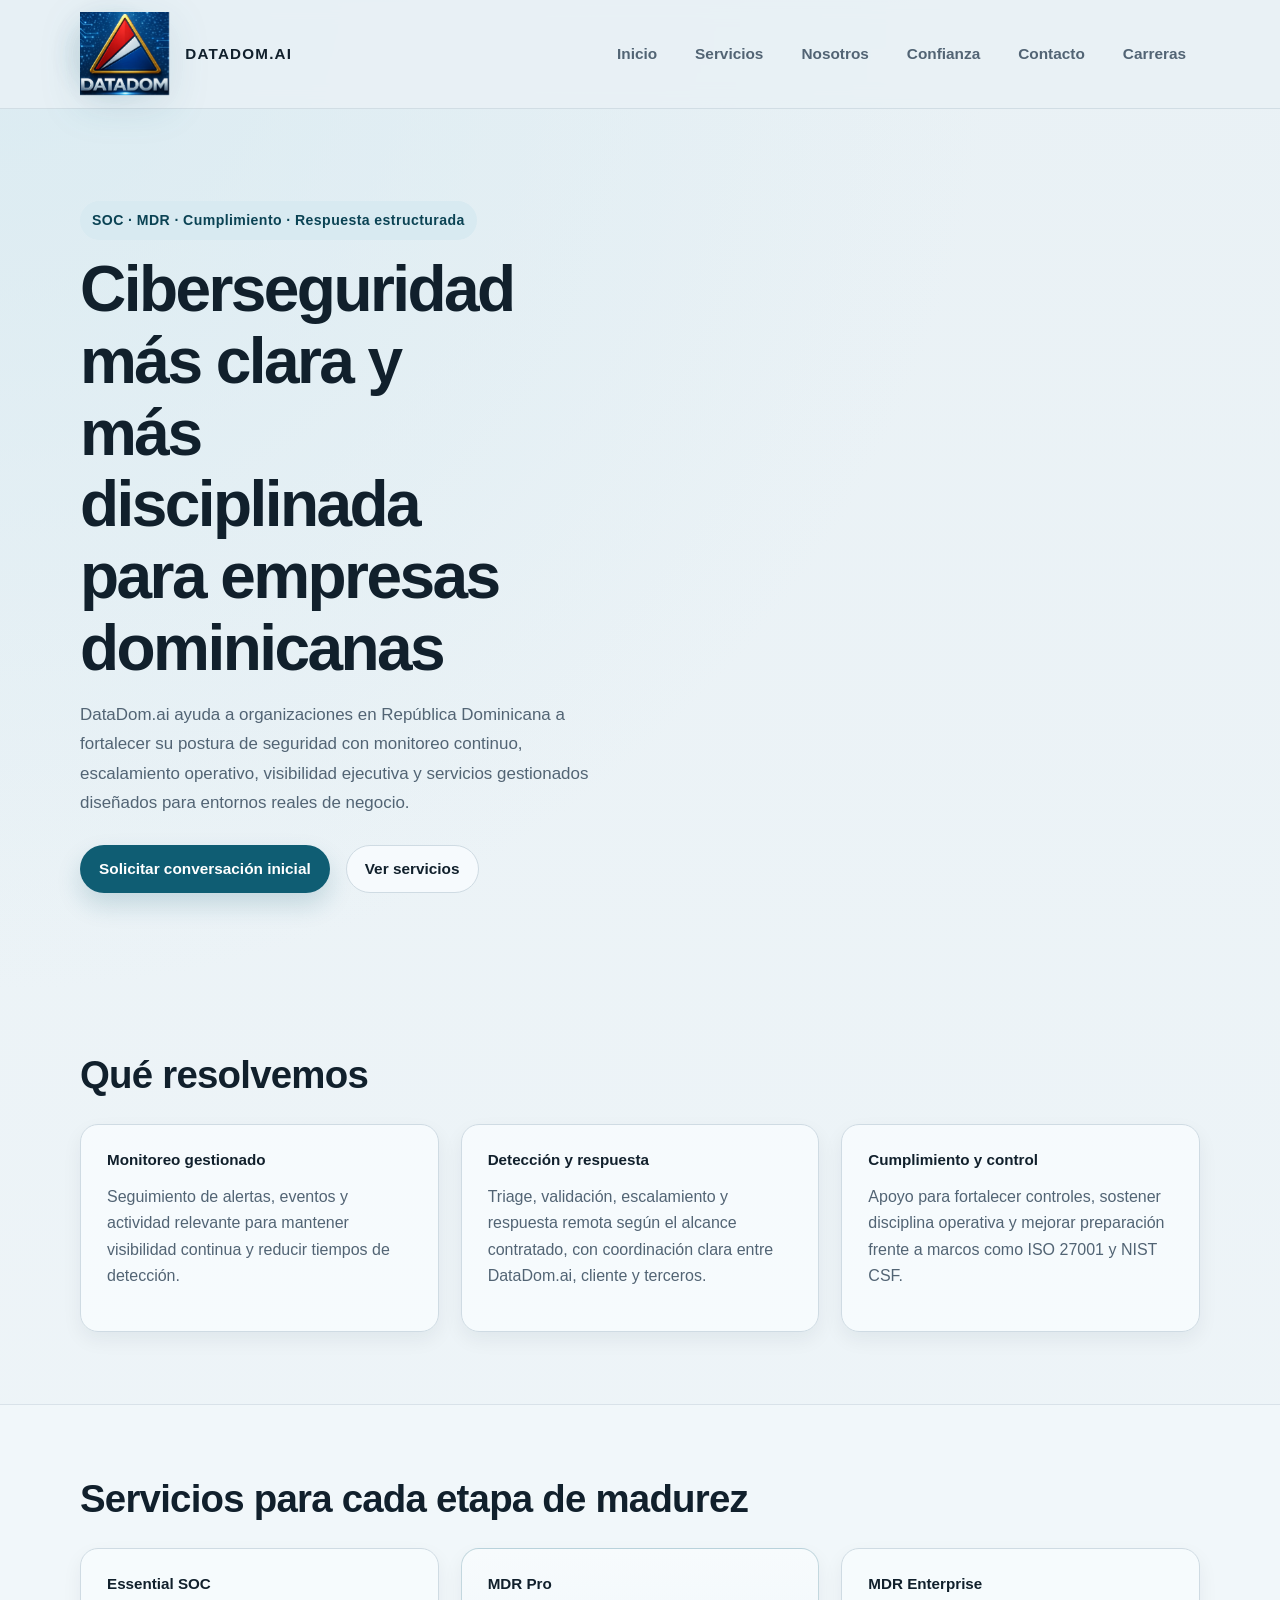
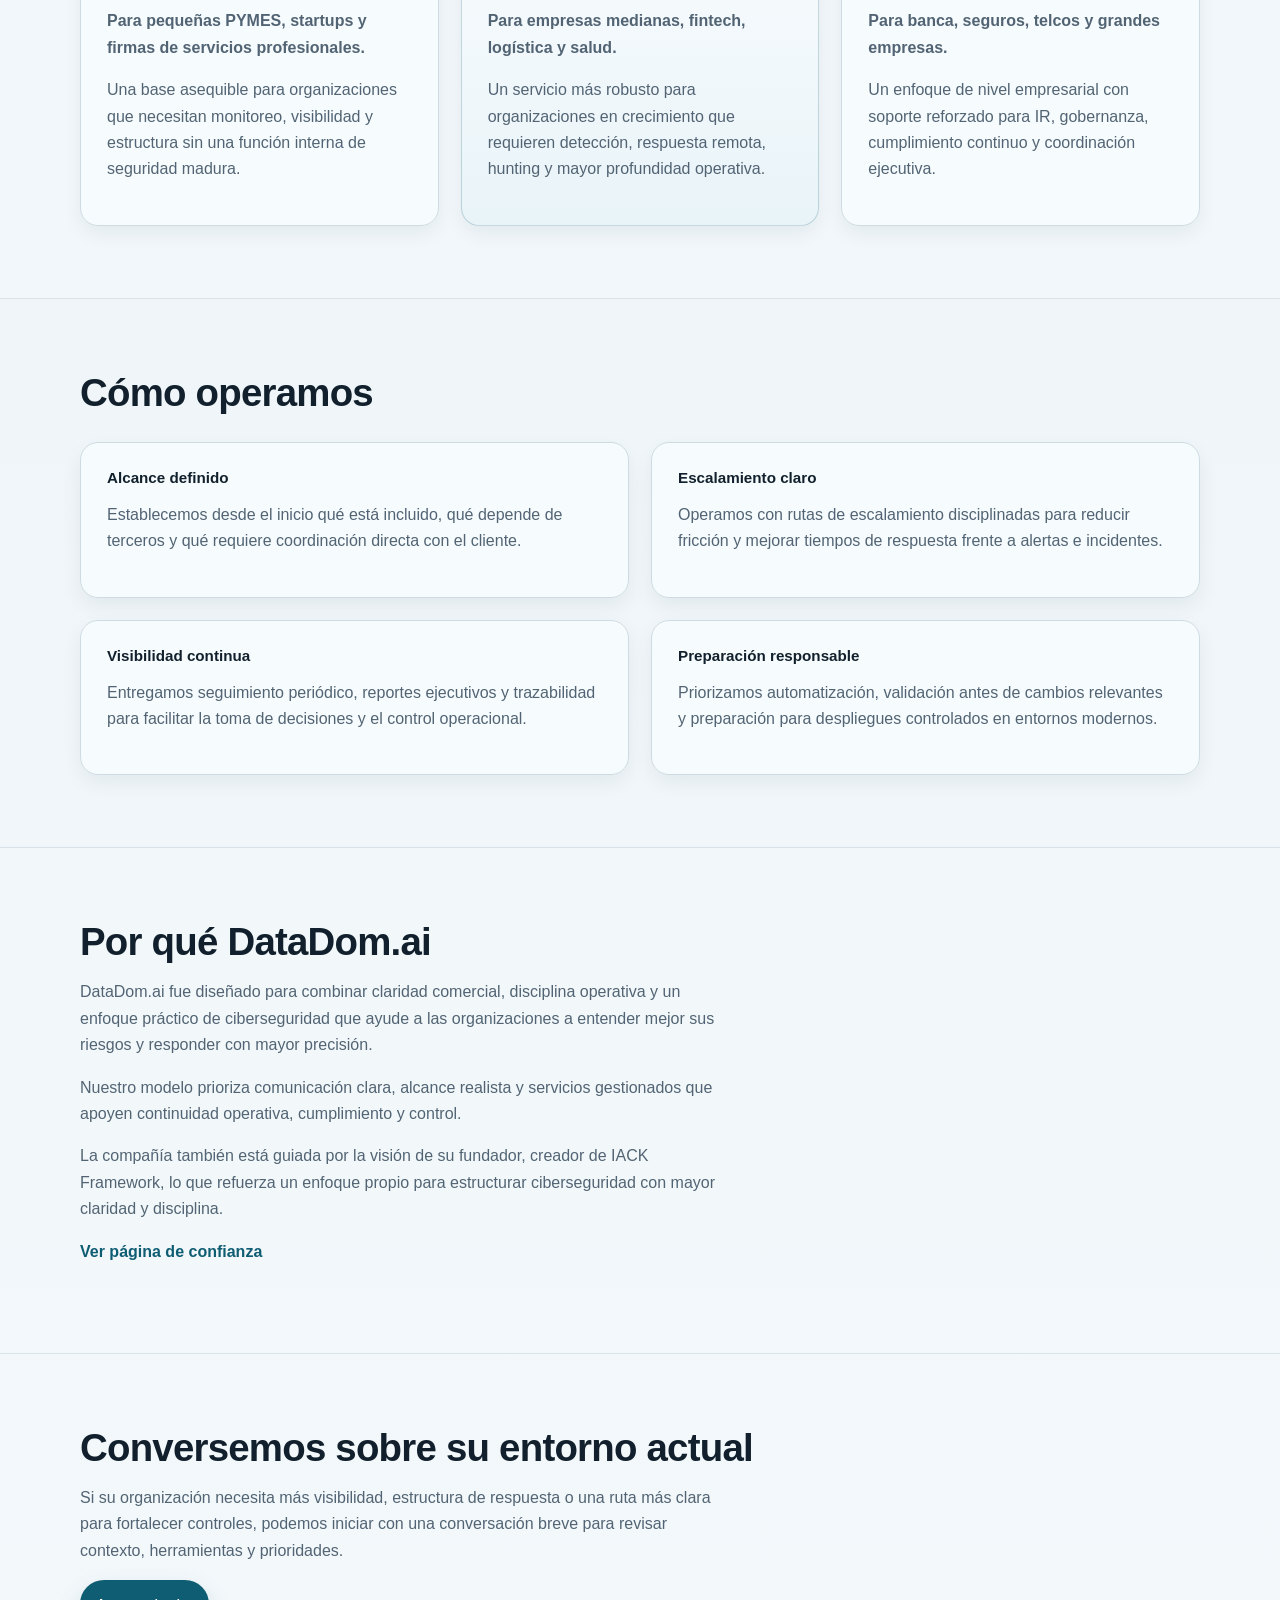
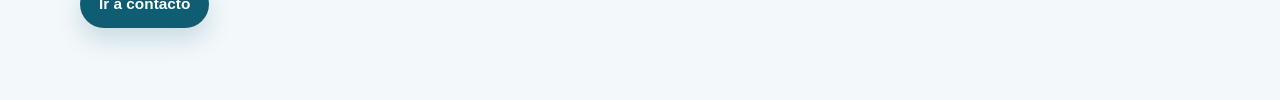
<file: index.html>
﻿<!DOCTYPE html>
<html lang="es">
<head>
  <meta charset="UTF-8" />
  <meta name="viewport" content="width=device-width, initial-scale=1.0" />
  <title>DataDom.ai | SOC y MDR para empresas en República Dominicana</title>
  <meta name="description" content="DataDom.ai ofrece servicios gestionados de ciberseguridad para organizaciones en República Dominicana: monitoreo, MDR, cumplimiento y respuesta estructurada." />
  <link rel="stylesheet" href="./assets/css/style.css" />
  <link rel="icon" type="image/x-icon" href="./assets/img/favicon.ico" />
  <link rel="icon" type="image/png" sizes="32x32" href="./assets/img/favicon-32x32.png" />
  <link rel="apple-touch-icon" href="./assets/img/apple-touch-icon.png" />
<!-- DataDom: chat en vivo de Odoo -->
<script defer="defer" type="text/javascript" src="https://datadom.odoo.com/im_livechat/loader/2"></script>
<script defer="defer" type="text/javascript" src="https://datadom.odoo.com/im_livechat/assets_embed.js"></script>
</head>
<body>
  <header class="site-header">
    <div class="container nav">
      <a class="brand-wrap" href="./index.html">
        <img src="./assets/img/datadom-logo.png" alt="DataDom.ai logo" class="brand-logo brand-logo-intro" />
        <span class="brand-text">DataDom.ai</span>
      </a>
      <nav>
        <a href="./index.html">Inicio</a>
        <a href="./services.html">Servicios</a>
        <a href="./about.html">Nosotros</a>
        <a href="./trust.html">Confianza</a>
        <a href="./contact.html">Contacto</a><a href="./careers.html">Carreras</a>
      </nav>
    </div>
  </header>

  <main>
    <section class="section hero">
      <div class="container">
        <p class="eyebrow">SOC · MDR · Cumplimiento · Respuesta estructurada</p>
        <h1>Ciberseguridad más clara y más disciplinada<br>para empresas dominicanas</h1>
        <p class="hero-copy">
          DataDom.ai ayuda a organizaciones en República Dominicana a fortalecer su postura de seguridad
          con monitoreo continuo, escalamiento operativo, visibilidad ejecutiva y servicios gestionados
          diseñados para entornos reales de negocio.
        </p>
        <div class="hero-actions">
          <a class="btn btn-primary" href="./contact.html">Solicitar conversación inicial</a>
          <a class="btn btn-secondary" href="./services.html">Ver servicios</a>
        </div>
      </div>
    </section>

    <section class="section">
      <div class="container">
        <h2>Qué resolvemos</h2>
        <div class="grid-3">
          <article class="card">
            <h3>Monitoreo gestionado</h3>
            <p>Seguimiento de alertas, eventos y actividad relevante para mantener visibilidad continua y reducir tiempos de detección.</p>
          </article>
          <article class="card">
            <h3>Detección y respuesta</h3>
            <p>Triage, validación, escalamiento y respuesta remota según el alcance contratado, con coordinación clara entre DataDom.ai, cliente y terceros.</p>
          </article>
          <article class="card">
            <h3>Cumplimiento y control</h3>
            <p>Apoyo para fortalecer controles, sostener disciplina operativa y mejorar preparación frente a marcos como ISO 27001 y NIST CSF.</p>
          </article>
        </div>
      </div>
    </section>

    <section class="section section-alt">
      <div class="container">
        <h2>Servicios para cada etapa de madurez</h2>
        <div class="grid-3">
          <article class="card">
            <h3>Essential SOC</h3>
            <p><strong>Para pequeñas PYMES, startups y firmas de servicios profesionales.</strong></p>
            <p>Una base asequible para organizaciones que necesitan monitoreo, visibilidad y estructura sin una función interna de seguridad madura.</p>
          </article>
          <article class="card featured">
            <h3>MDR Pro</h3>
            <p><strong>Para empresas medianas, fintech, logística y salud.</strong></p>
            <p>Un servicio más robusto para organizaciones en crecimiento que requieren detección, respuesta remota, hunting y mayor profundidad operativa.</p>
          </article>
          <article class="card">
            <h3>MDR Enterprise</h3>
            <p><strong>Para banca, seguros, telcos y grandes empresas.</strong></p>
            <p>Un enfoque de nivel empresarial con soporte reforzado para IR, gobernanza, cumplimiento continuo y coordinación ejecutiva.</p>
          </article>
        </div>
      </div>
    </section>

    <section class="section">
      <div class="container">
        <h2>Cómo operamos</h2>
        <div class="grid-2">
          <article class="card">
            <h3>Alcance definido</h3>
            <p>Establecemos desde el inicio qué está incluido, qué depende de terceros y qué requiere coordinación directa con el cliente.</p>
          </article>
          <article class="card">
            <h3>Escalamiento claro</h3>
            <p>Operamos con rutas de escalamiento disciplinadas para reducir fricción y mejorar tiempos de respuesta frente a alertas e incidentes.</p>
          </article>
          <article class="card">
            <h3>Visibilidad continua</h3>
            <p>Entregamos seguimiento periódico, reportes ejecutivos y trazabilidad para facilitar la toma de decisiones y el control operacional.</p>
          </article>
          <article class="card">
            <h3>Preparación responsable</h3>
            <p>Priorizamos automatización, validación antes de cambios relevantes y preparación para despliegues controlados en entornos modernos.</p>
          </article>
        </div>
      </div>
    </section>

    <section class="section section-alt">
      <div class="container">
        <h2>Por qué DataDom.ai</h2>
        <p>DataDom.ai fue diseñado para combinar claridad comercial, disciplina operativa y un enfoque práctico de ciberseguridad que ayude a las organizaciones a entender mejor sus riesgos y responder con mayor precisión.</p>
        <p>Nuestro modelo prioriza comunicación clara, alcance realista y servicios gestionados que apoyen continuidad operativa, cumplimiento y control.</p><p>La compañía también está guiada por la visión de su fundador, creador de IACK Framework, lo que refuerza un enfoque propio para estructurar ciberseguridad con mayor claridad y disciplina.</p>
        <p><a class="text-link" href="./trust.html">Ver página de confianza</a></p>
      </div>
    </section>

    <section class="section cta-section">
      <div class="container">
        <h2>Conversemos sobre su entorno actual</h2>
        <p>Si su organización necesita más visibilidad, estructura de respuesta o una ruta más clara para fortalecer controles, podemos iniciar con una conversación breve para revisar contexto, herramientas y prioridades.</p>
        <a class="btn btn-primary" href="./contact.html">Ir a contacto</a>
      </div>
    </section>
  </main>
</body>
</html>
</file>
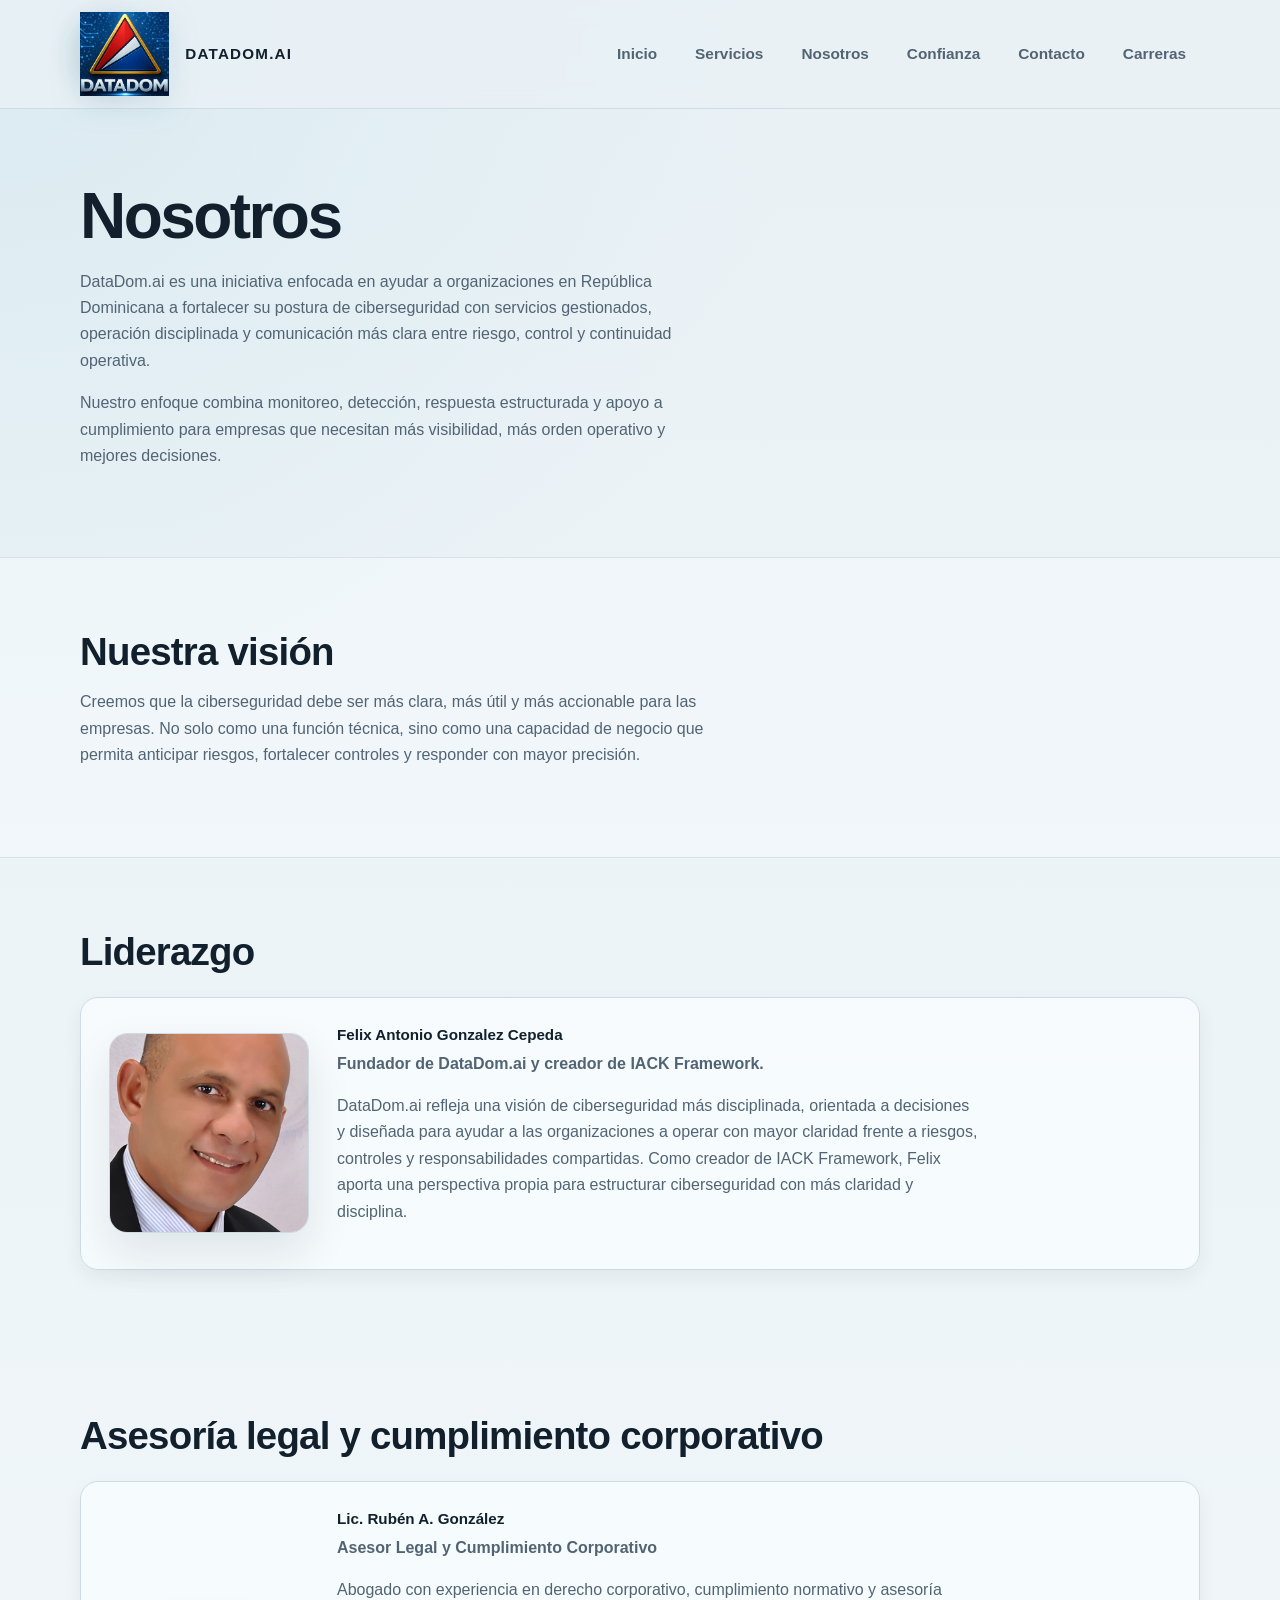
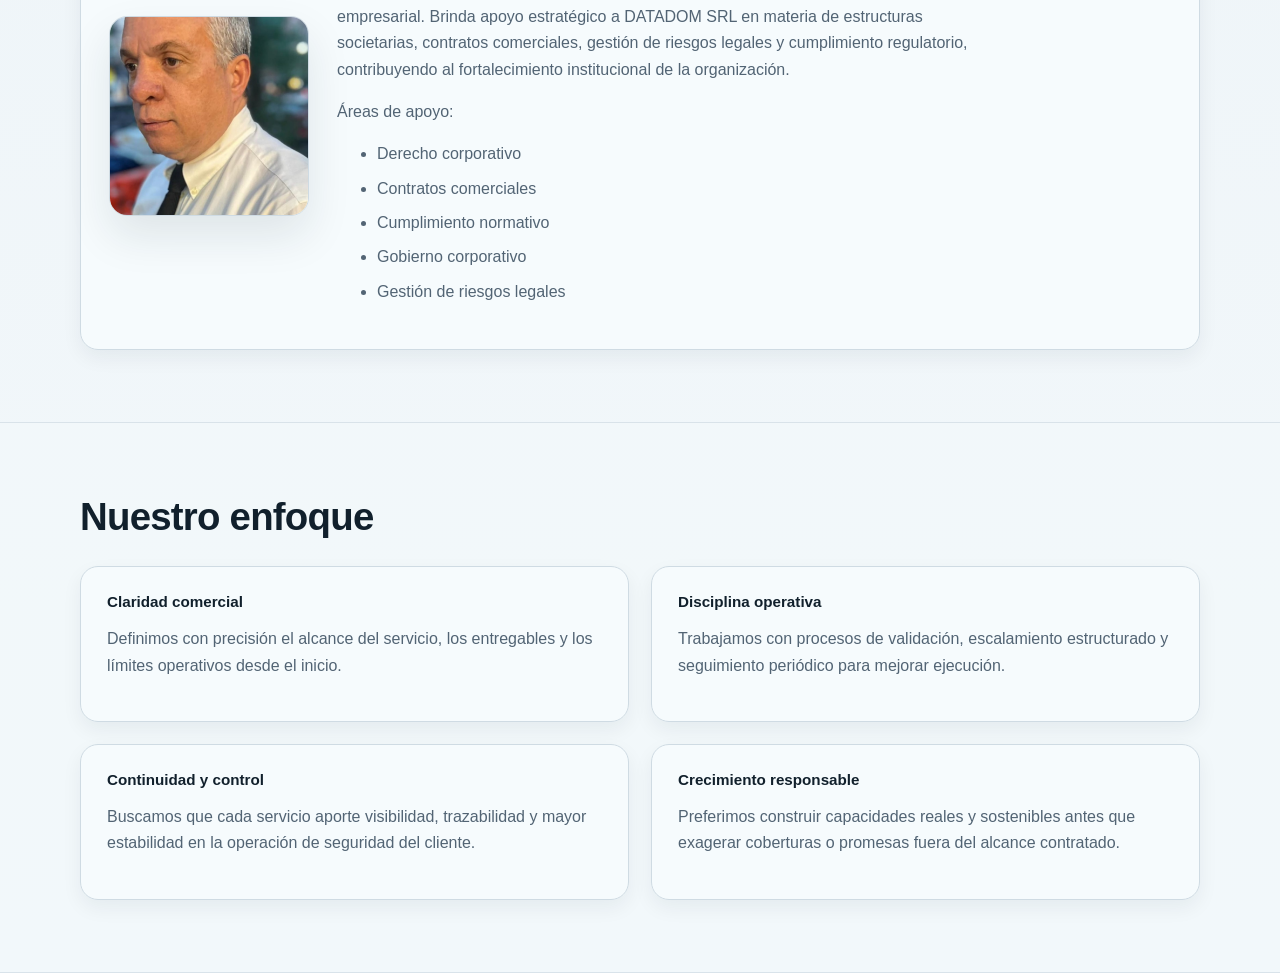
<file: about.html>
﻿<!DOCTYPE html>
<html lang="es">
<head>
  <meta charset="UTF-8" />
  <meta name="viewport" content="width=device-width, initial-scale=1.0" />
  <title>Nosotros | DataDom.ai</title>
  <meta name="description" content="Conozca a DataDom.ai, nuestra visión, enfoque operativo y liderazgo." />
  <link rel="stylesheet" href="./assets/css/style.css" />
  <link rel="icon" type="image/x-icon" href="./assets/img/favicon.ico" />
  <link rel="icon" type="image/png" sizes="32x32" href="./assets/img/favicon-32x32.png" />
  <link rel="apple-touch-icon" href="./assets/img/apple-touch-icon.png" />
<!-- DataDom: chat en vivo de Odoo -->
<script defer="defer" type="text/javascript" src="https://datadom.odoo.com/im_livechat/loader/2"></script>
<script defer="defer" type="text/javascript" src="https://datadom.odoo.com/im_livechat/assets_embed.js"></script>
</head>
<body>
  <header class="site-header">
    <div class="container nav">
      <a class="brand-wrap" href="./index.html">
        <img src="./assets/img/datadom-logo.png" alt="DataDom.ai logo" class="brand-logo" />
        <span class="brand-text">DataDom.ai</span>
      </a>
      <nav>
        <a href="./index.html">Inicio</a>
        <a href="./services.html">Servicios</a>
        <a href="./about.html">Nosotros</a>
        <a href="./trust.html">Confianza</a>
        <a href="./contact.html">Contacto</a><a href="./careers.html">Carreras</a>
      </nav>
    </div>
  </header>

  <main>
    <section class="section">
      <div class="container">
        <h1>Nosotros</h1>
        <p>DataDom.ai es una iniciativa enfocada en ayudar a organizaciones en República Dominicana a fortalecer su postura de ciberseguridad con servicios gestionados, operación disciplinada y comunicación más clara entre riesgo, control y continuidad operativa.</p>
        <p>Nuestro enfoque combina monitoreo, detección, respuesta estructurada y apoyo a cumplimiento para empresas que necesitan más visibilidad, más orden operativo y mejores decisiones.</p>
      </div>
    </section>

    <section class="section section-alt">
      <div class="container">
        <h2>Nuestra visión</h2>
        <p>Creemos que la ciberseguridad debe ser más clara, más útil y más accionable para las empresas. No solo como una función técnica, sino como una capacidad de negocio que permita anticipar riesgos, fortalecer controles y responder con mayor precisión.</p>
      </div>
    </section>

    <section class="section">
      <div class="container">
        <h2>Liderazgo</h2>
        <div class="founder-card">
          <img src="./assets/img/felix-gonzalez-cepeda.jpg" alt="Felix Antonio Gonzalez Cepeda, fundador de DataDom.ai" class="founder-photo" />
          <div class="founder-copy">
            <h3>Felix Antonio Gonzalez Cepeda</h3>
            <p><strong>Fundador de DataDom.ai y creador de IACK Framework.</strong></p>
            <p>DataDom.ai refleja una visión de ciberseguridad más disciplinada, orientada a decisiones y diseñada para ayudar a las organizaciones a operar con mayor claridad frente a riesgos, controles y responsabilidades compartidas. Como creador de IACK Framework, Felix aporta una perspectiva propia para estructurar ciberseguridad con más claridad y disciplina.</p>
          </div>
        </div>
      </div>
    </section>

    <!-- DATADOM: asesoria legal -->
    <section class="section" aria-labelledby="legal-heading">
      <div class="container">
        <h2 id="legal-heading">Asesoría legal y cumplimiento corporativo</h2>
        <div class="founder-card">
          <img
            src="./assets/img/ruben-a-gonzalez.jpeg"
            alt="Lic. Rubén A. González, asesor legal y cumplimiento corporativo de DATADOM SRL"
            class="founder-photo"
            loading="lazy"
            width="733"
            height="1000"
          />
          <div class="founder-copy">
            <h3>Lic. Rubén A. González</h3>
            <p><strong>Asesor Legal y Cumplimiento Corporativo</strong></p>
            <p>Abogado con experiencia en derecho corporativo, cumplimiento normativo y asesoría empresarial. Brinda apoyo estratégico a DATADOM SRL en materia de estructuras societarias, contratos comerciales, gestión de riesgos legales y cumplimiento regulatorio, contribuyendo al fortalecimiento institucional de la organización.</p>
            <p>Áreas de apoyo:</p>
            <ul>
              <li>Derecho corporativo</li>
              <li>Contratos comerciales</li>
              <li>Cumplimiento normativo</li>
              <li>Gobierno corporativo</li>
              <li>Gestión de riesgos legales</li>
            </ul>
          </div>
        </div>
      </div>
    </section>

    <section class="section section-alt">
      <div class="container">
        <h2>Nuestro enfoque</h2>
        <div class="grid-2">
          <article class="card"><h3>Claridad comercial</h3><p>Definimos con precisión el alcance del servicio, los entregables y los límites operativos desde el inicio.</p></article>
          <article class="card"><h3>Disciplina operativa</h3><p>Trabajamos con procesos de validación, escalamiento estructurado y seguimiento periódico para mejorar ejecución.</p></article>
          <article class="card"><h3>Continuidad y control</h3><p>Buscamos que cada servicio aporte visibilidad, trazabilidad y mayor estabilidad en la operación de seguridad del cliente.</p></article>
          <article class="card"><h3>Crecimiento responsable</h3><p>Preferimos construir capacidades reales y sostenibles antes que exagerar coberturas o promesas fuera del alcance contratado.</p></article>
        </div>
      </div>
    </section>
  </main>
</body>
</html>
</file>
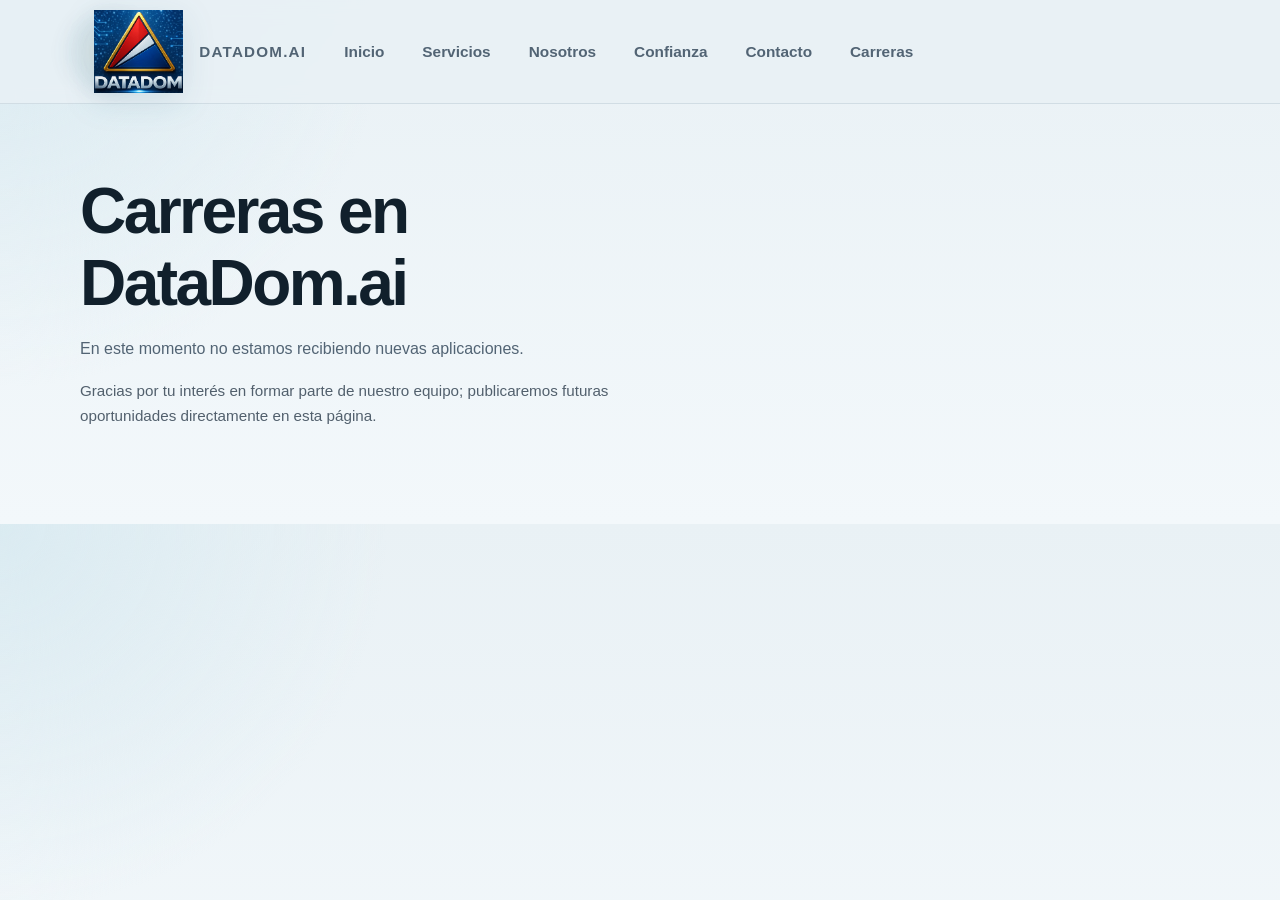
<file: careers.html>
﻿<!doctype html>
<html lang="es">
<head>
  <meta charset="utf-8">
  <meta name="viewport" content="width=device-width, initial-scale=1">
  <title>Carreras | DataDom.ai</title>
  <link rel="stylesheet" href="./assets/css/style.css">
  <style>
    .jobs-grid{display:grid;gap:24px}
    .job-card,.apply-panel{background:#fff;border:1px solid #d9dfe7;border-radius:18px;padding:24px;box-shadow:0 10px 30px rgba(15,23,42,.06)}
    .job-card h2,.apply-panel h2{margin:0 0 12px}
    .job-card p{margin:0 0 12px}
    .job-meta{display:flex;flex-wrap:wrap;gap:10px;margin:14px 0 18px}
    .job-meta span{background:#eef4f7;color:#0f4c5c;border-radius:999px;padding:6px 12px;font-size:.92rem}
    .apply-btn,.submit-btn{display:inline-block;background:#0f6d7a;color:#fff;text-decoration:none;border:none;border-radius:999px;padding:12px 18px;font-weight:600;cursor:pointer}
    .apply-btn:hover,.submit-btn:hover{background:#0c5a65}
    .apply-panel{margin-top:32px}
    .form-grid{display:grid;gap:16px}
    .form-row{display:grid;gap:8px}
    label{font-weight:600}
    input,select,textarea{width:100%;padding:12px 14px;border:1px solid #cfd8e3;border-radius:12px;font:inherit}
    textarea{min-height:140px;resize:vertical}
    .small-note{font-size:.95rem;color:#52606d}
    .inline-note{margin-top:10px;font-size:.9rem;color:#607080}
    .section-intro{margin-bottom:24px}
    @media (min-width: 860px){.jobs-grid{grid-template-columns:repeat(3,1fr)}}
  </style>
<!-- DataDom: chat en vivo de Odoo -->
<script defer="defer" type="text/javascript" src="https://datadom.odoo.com/im_livechat/loader/2"></script>
<script defer="defer" type="text/javascript" src="https://datadom.odoo.com/im_livechat/assets_embed.js"></script>
</head>
<body>
  <header class="site-header">
    <div class="container">
      <nav>
        <a class="brand-wrap" href="./index.html">
          <img src="./assets/img/datadom-logo.png" alt="DataDom logo" class="brand-logo">
          <span class="brand-text">DataDom.ai</span>
        </a>
        <a href="./index.html">Inicio</a>
        <a href="./services.html">Servicios</a>
        <a href="./about.html">Nosotros</a>
        <a href="./trust.html">Confianza</a>
        <a href="./contact.html">Contacto</a>
        <a href="./careers.html" aria-current="page">Carreras</a>
      </nav>
    </div>
  </header>

  <main class="section">
    <div class="container">
      <h1>Carreras en DataDom.ai</h1>
      <div class="section-intro">
        <p>En este momento no estamos recibiendo nuevas aplicaciones.</p>
        <p class="small-note">Gracias por tu interés en formar parte de nuestro equipo; publicaremos futuras oportunidades directamente en esta página.</p>
      </div>

    </div>
  </main>

</body>
</html>
</file>
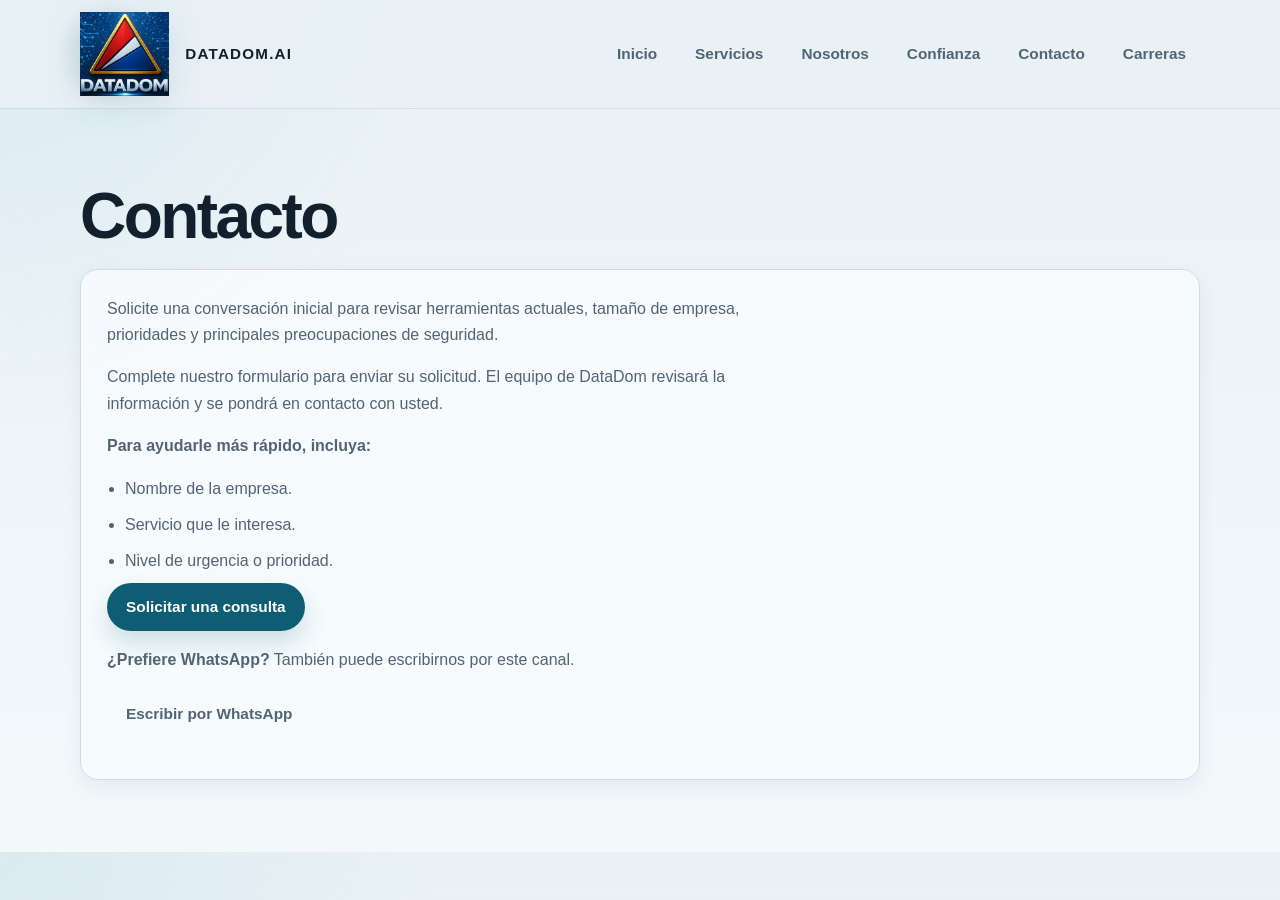
<file: contact.html>
﻿<!DOCTYPE html>
<html lang="es">
<head>
  <meta charset="UTF-8" />
  <meta name="viewport" content="width=device-width, initial-scale=1.0" />
  <title>Contacto | DataDom.ai</title>
  <meta name="description" content="Contacto inicial para revisar herramientas, tamaño de empresa y prioridades de seguridad." />
  <link rel="stylesheet" href="./assets/css/style.css" />
  <link rel="icon" type="image/x-icon" href="./assets/img/favicon.ico" />
  <link rel="icon" type="image/png" sizes="32x32" href="./assets/img/favicon-32x32.png" />
  <link rel="apple-touch-icon" href="./assets/img/apple-touch-icon.png" />
<!-- DataDom: chat en vivo de Odoo -->
<script defer="defer" type="text/javascript" src="https://datadom.odoo.com/im_livechat/loader/2"></script>
<script defer="defer" type="text/javascript" src="https://datadom.odoo.com/im_livechat/assets_embed.js"></script>
</head>
<body>
  <header class="site-header">
    <div class="container nav">
      <a class="brand-wrap" href="./index.html">
        <img src="./assets/img/datadom-logo.png" alt="DataDom.ai logo" class="brand-logo" />
        <span class="brand-text">DataDom.ai</span>
      </a>
      <nav>
        <a href="./index.html">Inicio</a>
        <a href="./services.html">Servicios</a>
        <a href="./about.html">Nosotros</a>
        <a href="./trust.html">Confianza</a>
        <a href="./contact.html">Contacto</a><a href="./careers.html">Carreras</a>
      </nav>
    </div>
  </header>

  <main>
    <section class="section">
      <div class="container">
        <h1>Contacto</h1>
        <div class="card">
          <p>Solicite una conversación inicial para revisar herramientas actuales, tamaño de empresa, prioridades y principales preocupaciones de seguridad.</p>
          <p>Complete nuestro formulario para enviar su solicitud. El equipo de DataDom revisará la información y se pondrá en contacto con usted.</p>
          <p><strong>Para ayudarle más rápido, incluya:</strong></p>
          <ul>
            <li>Nombre de la empresa.</li>
            <li>Servicio que le interesa.</li>
            <li>Nivel de urgencia o prioridad.</li>
          </ul>
          <p><a class="btn btn-primary" href="https://datadom.odoo.com/contactus">Solicitar una consulta</a></p>
          <p><strong>¿Prefiere WhatsApp?</strong> También puede escribirnos por este canal.</p>
          <p><a class="btn" href="https://wa.me/16474102397?text=Hola%2C%20quisiera%20informaci%C3%B3n%20sobre%20los%20servicios%20de%20DataDom.ai%20para%20mi%20empresa." target="_blank" rel="noopener noreferrer">Escribir por WhatsApp</a></p>
        </div>
      </div>
    </section>
  </main>
</body>
</html>
</file>
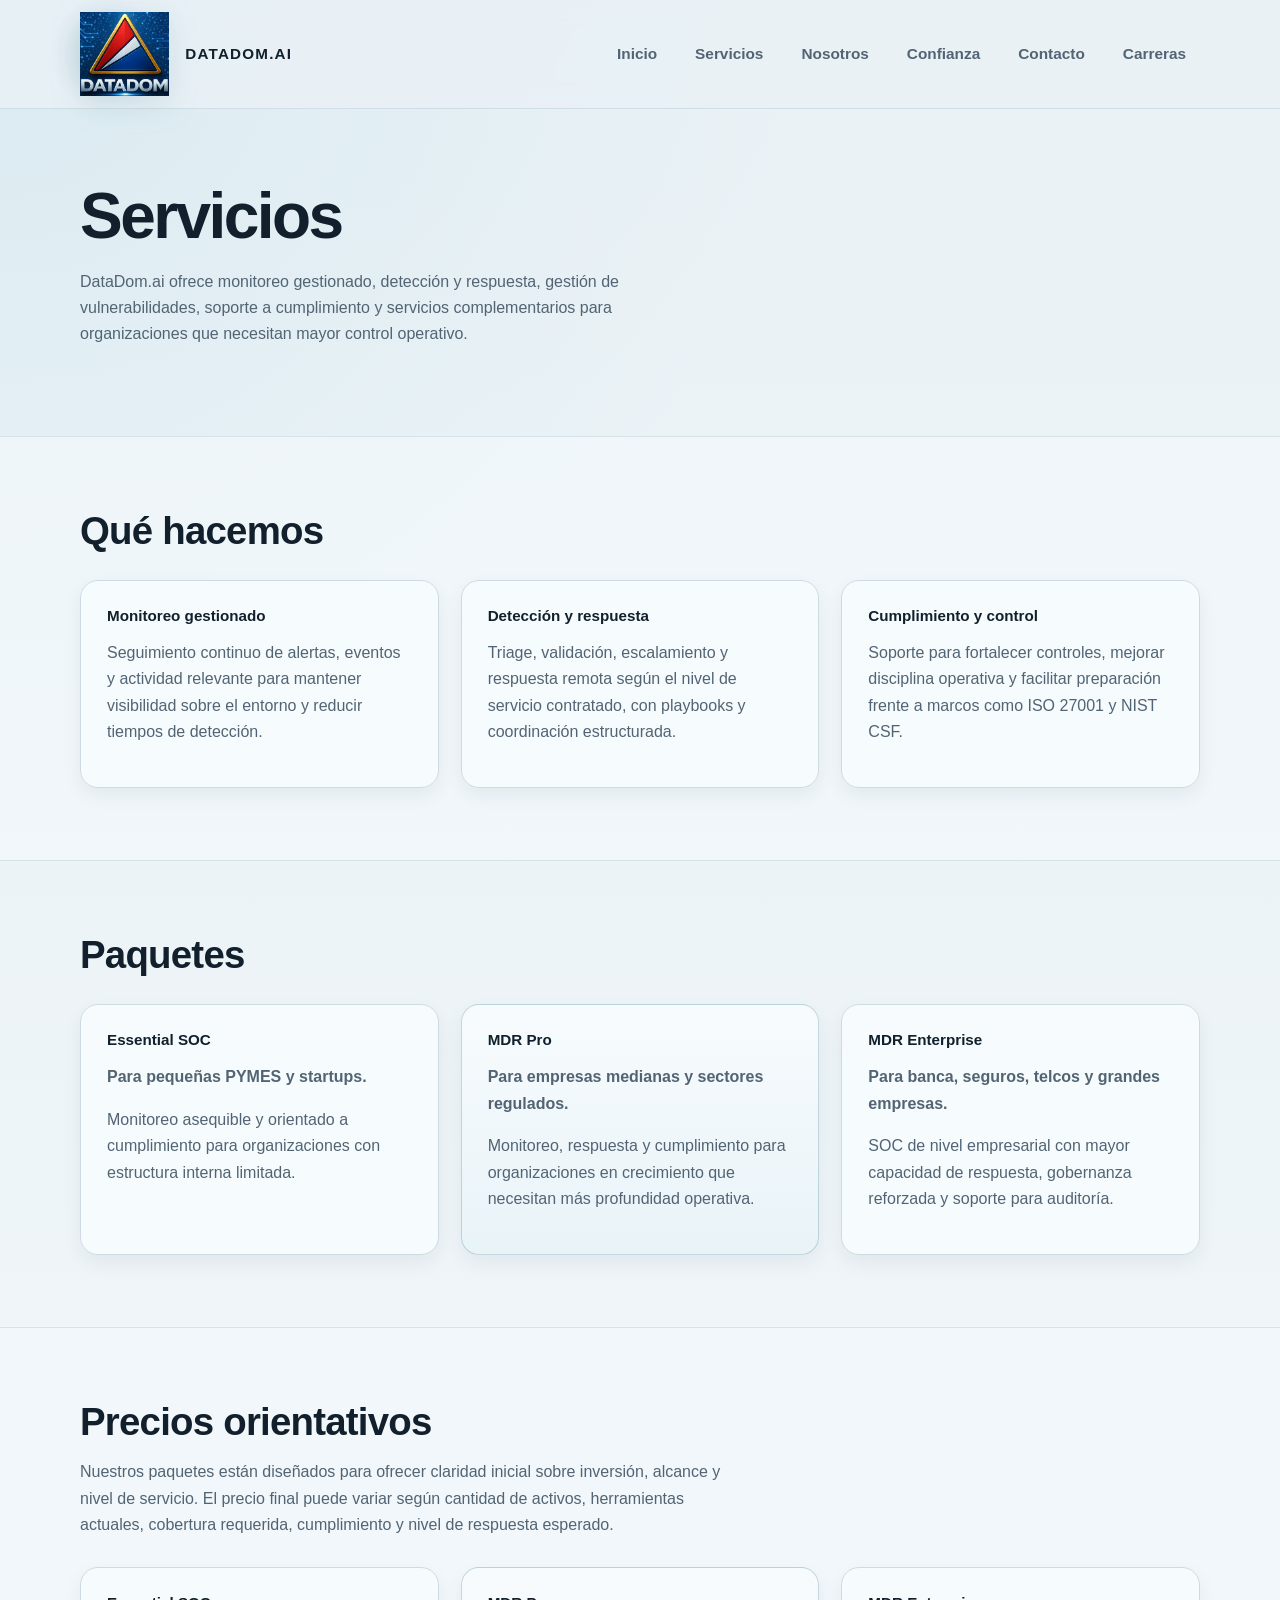
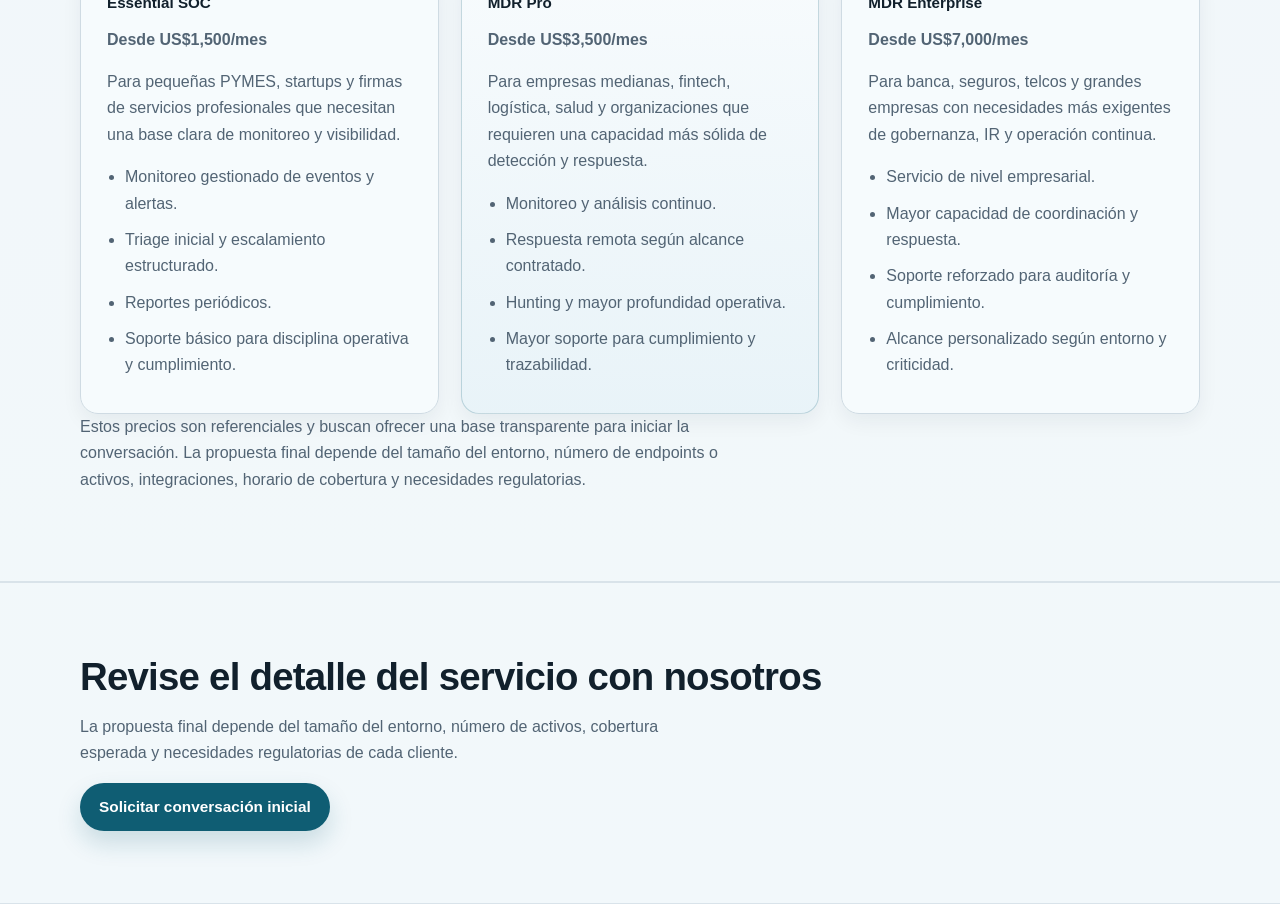
<file: services.html>
﻿<!DOCTYPE html>
<html lang="es">
<head>
  <meta charset="UTF-8" />
  <meta name="viewport" content="width=device-width, initial-scale=1.0" />
  <title>Servicios | DataDom.ai</title>
  <meta name="description" content="Servicios gestionados de ciberseguridad de DataDom.ai para organizaciones en República Dominicana." />
  <link rel="stylesheet" href="./assets/css/style.css" />
  <link rel="icon" type="image/x-icon" href="./assets/img/favicon.ico" />
  <link rel="icon" type="image/png" sizes="32x32" href="./assets/img/favicon-32x32.png" />
  <link rel="apple-touch-icon" href="./assets/img/apple-touch-icon.png" />
<!-- DataDom: chat en vivo de Odoo -->
<script defer="defer" type="text/javascript" src="https://datadom.odoo.com/im_livechat/loader/2"></script>
<script defer="defer" type="text/javascript" src="https://datadom.odoo.com/im_livechat/assets_embed.js"></script>
</head>
<body>
  <header class="site-header">
    <div class="container nav">
      <a class="brand-wrap" href="./index.html">
        <img src="./assets/img/datadom-logo.png" alt="DataDom.ai logo" class="brand-logo" />
        <span class="brand-text">DataDom.ai</span>
      </a>
      <nav>
        <a href="./index.html">Inicio</a>
        <a href="./services.html">Servicios</a>
        <a href="./about.html">Nosotros</a>
        <a href="./trust.html">Confianza</a>
        <a href="./contact.html">Contacto</a><a href="./careers.html">Carreras</a>
      </nav>
    </div>
  </header>

  <main>
    <section class="section">
      <div class="container">
        <h1>Servicios</h1>
        <p>DataDom.ai ofrece monitoreo gestionado, detección y respuesta, gestión de vulnerabilidades, soporte a cumplimiento y servicios complementarios para organizaciones que necesitan mayor control operativo.</p>
      </div>
    </section>

    <section class="section section-alt">
      <div class="container">
        <h2>Qué hacemos</h2>
        <div class="grid-3">
          <article class="card"><h3>Monitoreo gestionado</h3><p>Seguimiento continuo de alertas, eventos y actividad relevante para mantener visibilidad sobre el entorno y reducir tiempos de detección.</p></article>
          <article class="card"><h3>Detección y respuesta</h3><p>Triage, validación, escalamiento y respuesta remota según el nivel de servicio contratado, con playbooks y coordinación estructurada.</p></article>
          <article class="card"><h3>Cumplimiento y control</h3><p>Soporte para fortalecer controles, mejorar disciplina operativa y facilitar preparación frente a marcos como ISO 27001 y NIST CSF.</p></article>
        </div>
      </div>
    </section>

    <section class="section">
      <div class="container">
        <h2>Paquetes</h2>
        <div class="grid-3">
          <article class="card"><h3>Essential SOC</h3><p><strong>Para pequeñas PYMES y startups.</strong></p><p>Monitoreo asequible y orientado a cumplimiento para organizaciones con estructura interna limitada.</p></article>
          <article class="card featured"><h3>MDR Pro</h3><p><strong>Para empresas medianas y sectores regulados.</strong></p><p>Monitoreo, respuesta y cumplimiento para organizaciones en crecimiento que necesitan más profundidad operativa.</p></article>
          <article class="card"><h3>MDR Enterprise</h3><p><strong>Para banca, seguros, telcos y grandes empresas.</strong></p><p>SOC de nivel empresarial con mayor capacidad de respuesta, gobernanza reforzada y soporte para auditoría.</p></article>
        </div>
      </div>
    </section>

    <section class="section section-alt">
      <div class="container">
        <h2>Precios orientativos</h2>
        <p>Nuestros paquetes están diseñados para ofrecer claridad inicial sobre inversión, alcance y nivel de servicio. El precio final puede variar según cantidad de activos, herramientas actuales, cobertura requerida, cumplimiento y nivel de respuesta esperado.</p>
        <div class="grid-3">
          <article class="card">
            <h3>Essential SOC</h3>
            <p><strong>Desde US$1,500/mes</strong></p>
            <p>Para pequeñas PYMES, startups y firmas de servicios profesionales que necesitan una base clara de monitoreo y visibilidad.</p>
            <ul>
              <li>Monitoreo gestionado de eventos y alertas.</li>
              <li>Triage inicial y escalamiento estructurado.</li>
              <li>Reportes periódicos.</li>
              <li>Soporte básico para disciplina operativa y cumplimiento.</li>
            </ul>
          </article>
          <article class="card featured">
            <h3>MDR Pro</h3>
            <p><strong>Desde US$3,500/mes</strong></p>
            <p>Para empresas medianas, fintech, logística, salud y organizaciones que requieren una capacidad más sólida de detección y respuesta.</p>
            <ul>
              <li>Monitoreo y análisis continuo.</li>
              <li>Respuesta remota según alcance contratado.</li>
              <li>Hunting y mayor profundidad operativa.</li>
              <li>Mayor soporte para cumplimiento y trazabilidad.</li>
            </ul>
          </article>
          <article class="card">
            <h3>MDR Enterprise</h3>
            <p><strong>Desde US$7,000/mes</strong></p>
            <p>Para banca, seguros, telcos y grandes empresas con necesidades más exigentes de gobernanza, IR y operación continua.</p>
            <ul>
              <li>Servicio de nivel empresarial.</li>
              <li>Mayor capacidad de coordinación y respuesta.</li>
              <li>Soporte reforzado para auditoría y cumplimiento.</li>
              <li>Alcance personalizado según entorno y criticidad.</li>
            </ul>
          </article>
        </div>
        <p>Estos precios son referenciales y buscan ofrecer una base transparente para iniciar la conversación. La propuesta final depende del tamaño del entorno, número de endpoints o activos, integraciones, horario de cobertura y necesidades regulatorias.</p>
      </div>
    </section>
    <section class="section cta-section section-alt">
      <div class="container">
        <h2>Revise el detalle del servicio con nosotros</h2>
        <p>La propuesta final depende del tamaño del entorno, número de activos, cobertura esperada y necesidades regulatorias de cada cliente.</p>
        <a class="btn btn-primary" href="./contact.html">Solicitar conversación inicial</a>
      </div>
    </section>
  </main>
</body>
</html>
</file>
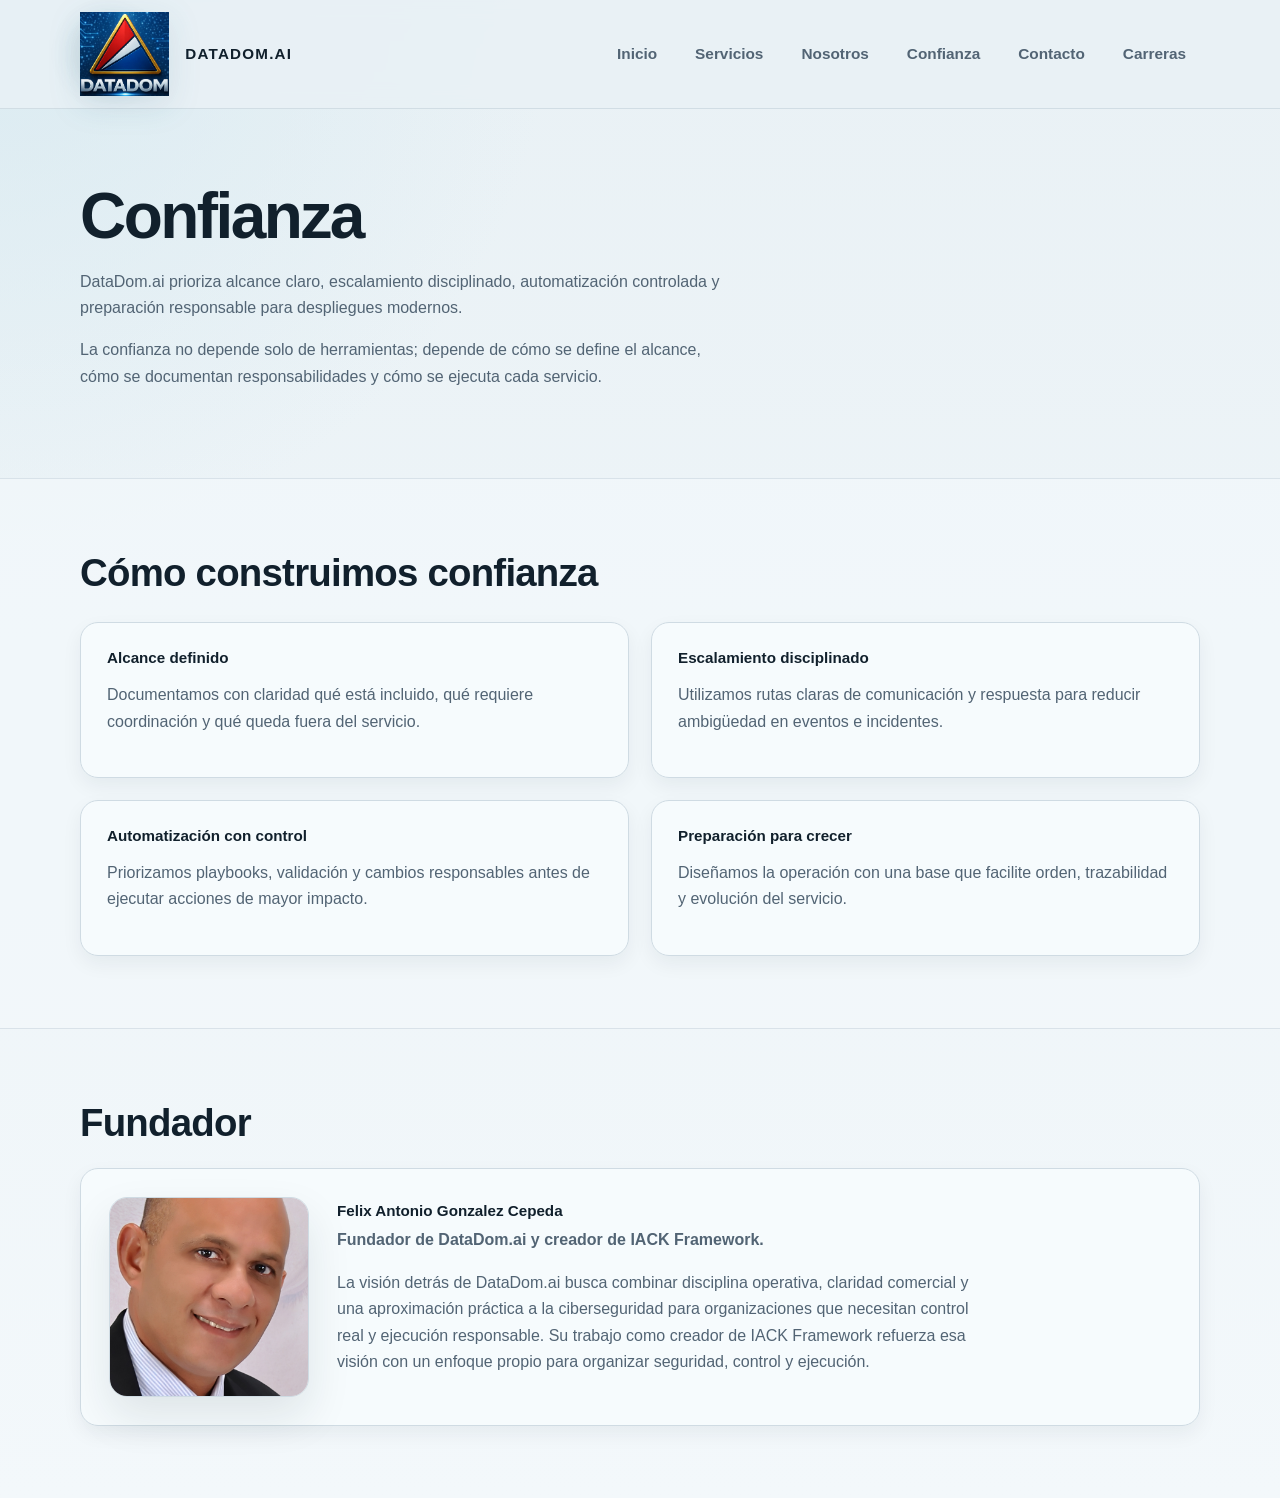
<file: trust.html>
﻿<!DOCTYPE html>
<html lang="es">
<head>
  <meta charset="UTF-8" />
  <meta name="viewport" content="width=device-width, initial-scale=1.0" />
  <title>Confianza | DataDom.ai</title>
  <meta name="description" content="Cómo DataDom.ai estructura confianza, alcance y operación responsable." />
  <link rel="stylesheet" href="./assets/css/style.css" />
  <link rel="icon" type="image/x-icon" href="./assets/img/favicon.ico" />
  <link rel="icon" type="image/png" sizes="32x32" href="./assets/img/favicon-32x32.png" />
  <link rel="apple-touch-icon" href="./assets/img/apple-touch-icon.png" />
<!-- DataDom: chat en vivo de Odoo -->
<script defer="defer" type="text/javascript" src="https://datadom.odoo.com/im_livechat/loader/2"></script>
<script defer="defer" type="text/javascript" src="https://datadom.odoo.com/im_livechat/assets_embed.js"></script>
</head>
<body>
  <header class="site-header">
    <div class="container nav">
      <a class="brand-wrap" href="./index.html">
        <img src="./assets/img/datadom-logo.png" alt="DataDom.ai logo" class="brand-logo" />
        <span class="brand-text">DataDom.ai</span>
      </a>
      <nav>
        <a href="./index.html">Inicio</a>
        <a href="./services.html">Servicios</a>
        <a href="./about.html">Nosotros</a>
        <a href="./trust.html">Confianza</a>
        <a href="./contact.html">Contacto</a><a href="./careers.html">Carreras</a>
      </nav>
    </div>
  </header>

  <main>
    <section class="section">
      <div class="container">
        <h1>Confianza</h1>
        <p>DataDom.ai prioriza alcance claro, escalamiento disciplinado, automatización controlada y preparación responsable para despliegues modernos.</p>
        <p>La confianza no depende solo de herramientas; depende de cómo se define el alcance, cómo se documentan responsabilidades y cómo se ejecuta cada servicio.</p>
      </div>
    </section>

    <section class="section section-alt">
      <div class="container">
        <h2>Cómo construimos confianza</h2>
        <div class="grid-2">
          <article class="card"><h3>Alcance definido</h3><p>Documentamos con claridad qué está incluido, qué requiere coordinación y qué queda fuera del servicio.</p></article>
          <article class="card"><h3>Escalamiento disciplinado</h3><p>Utilizamos rutas claras de comunicación y respuesta para reducir ambigüedad en eventos e incidentes.</p></article>
          <article class="card"><h3>Automatización con control</h3><p>Priorizamos playbooks, validación y cambios responsables antes de ejecutar acciones de mayor impacto.</p></article>
          <article class="card"><h3>Preparación para crecer</h3><p>Diseñamos la operación con una base que facilite orden, trazabilidad y evolución del servicio.</p></article>
        </div>
      </div>
    </section>

    <section class="section">
      <div class="container">
        <h2>Fundador</h2>
        <div class="founder-card">
          <img src="./assets/img/felix-gonzalez-cepeda.jpg" alt="Felix Antonio Gonzalez Cepeda, fundador de DataDom.ai" class="founder-photo" />
          <div class="founder-copy">
            <h3>Felix Antonio Gonzalez Cepeda</h3>
            <p><strong>Fundador de DataDom.ai y creador de IACK Framework.</strong></p>
            <p>La visión detrás de DataDom.ai busca combinar disciplina operativa, claridad comercial y una aproximación práctica a la ciberseguridad para organizaciones que necesitan control real y ejecución responsable. Su trabajo como creador de IACK Framework refuerza esa visión con un enfoque propio para organizar seguridad, control y ejecución.</p>
          </div>
        </div>
      </div>
    </section>
  </main>
</body>
</html>
</file>
<file: assets/css/style.css>
﻿:root {
  --bg: #e9f1f5;
  --bg-soft: #f3f8fb;
  --surface: #f7fbfd;
  --surface-2: #edf4f8;
  --text: #11202c;
  --muted: #526474;
  --line: #cfdbe3;
  --primary: #0f5d73;
  --primary-dark: #0b4354;
  --primary-soft: #d8eaf1;
  --shadow-sm: 0 8px 20px rgba(15, 35, 52, 0.06);
  --shadow-md: 0 20px 44px rgba(15, 35, 52, 0.10);
  --radius: 18px;
  --radius-sm: 12px;
  --container: 1120px;
}

* {
  box-sizing: border-box;
}

html {
  scroll-behavior: smooth;
}

body {
  margin: 0;
  font-family: Inter, "Segoe UI", Arial, sans-serif;
  color: var(--text);
  background:
    radial-gradient(circle at top left, rgba(216,234,241,0.85), transparent 28%),
    linear-gradient(180deg, var(--bg) 0%, var(--bg-soft) 100%);
  line-height: 1.65;
}

img {
  max-width: 100%;
  display: block;
}

a {
  color: inherit;
  text-decoration: none;
}

.container {
  width: min(var(--container), calc(100% - 32px));
  margin: 0 auto;
}

.section {
  padding: 72px 0;
}

.section-alt {
  background: rgba(243,248,251,0.72);
  border-top: 1px solid rgba(207,219,227,0.7);
  border-bottom: 1px solid rgba(207,219,227,0.7);
}

.site-header {
  position: sticky;
  top: 0;
  z-index: 50;
  backdrop-filter: blur(10px);
  background: rgba(233,241,245,0.88);
  border-bottom: 1px solid rgba(207,219,227,0.9);
}

.nav {
  min-height: 108px;
  display: flex;
  align-items: center;
  justify-content: space-between;
  gap: 24px;
}

.brand-wrap {
  display: inline-flex;
  align-items: center;
  gap: 16px;
}

.brand-logo {
  height: clamp(62px, 6.5vw, 84px);
  width: auto;
  object-fit: contain;
  filter: drop-shadow(0 8px 16px rgba(15,93,115,0.12));
}

.brand-text {
  line-height: 1;

  font-size: 0.95rem;
  font-weight: 700;
  letter-spacing: 0.08em; text-transform: uppercase;
}

nav {
  display: flex;
  flex-wrap: wrap;
  gap: 10px;
  align-items: center;
}

nav a {
  color: var(--muted);
  font-size: 0.96rem;
  font-weight: 700;
  padding: 10px 14px;
  border-radius: 999px;
  transition: all .2s ease;
}

nav a:hover,
nav a:focus-visible {
  background: var(--surface);
  color: var(--text);
}

.hero {
  padding-top: 92px;
  padding-bottom: 88px;
}

.eyebrow {
  display: inline-block;
  margin-bottom: 14px;
  padding: 8px 12px;
  border-radius: 999px;
  background: var(--primary-soft);
  color: var(--primary-dark);
  font-size: .88rem;
  font-weight: 700;
  letter-spacing: .03em;
}

h1,
h2,
h3 {
  margin: 0 0 16px;
  line-height: 1.12;
  color: var(--text);
}

h1 {
  max-width: 12ch;
  font-size: clamp(2.4rem, 5vw, 4.6rem);
  letter-spacing: -0.04em;
  text-wrap: balance;
}

h2 {
  font-size: clamp(1.7rem, 3vw, 2.5rem);
  letter-spacing: -0.02em;
}

h3 {
  font-size: 0.95rem;
}

p {
  margin: 0 0 16px;
  color: var(--muted);
  max-width: 72ch;
}

.hero-copy {
  max-width: 58ch;
  font-size: 1.06rem;
  line-height: 1.72;
}

.hero-actions {
  display: flex;
  flex-wrap: wrap;
  gap: 16px;
  margin-top: 28px;
}

.btn,
.text-link {
  transition: all .2s ease;
}

.btn {
  display: inline-flex;
  align-items: center;
  justify-content: center;
  min-height: 48px;
  padding: 0 18px;
  border-radius: 999px;
  font-size: .96rem;
  font-weight: 700;
  border: 1px solid transparent;
  cursor: pointer;
}

.btn-primary {
  background: var(--primary);
  color: #fff;
  box-shadow: 0 12px 24px rgba(15,93,115,0.18);
}

.btn-primary:hover,
.btn-primary:focus-visible {
  background: var(--primary-dark);
  transform: translateY(-1px);
}

.btn-secondary {
  background: rgba(247,251,253,0.96);
  color: var(--text);
  border-color: var(--line);
}

.btn-secondary:hover,
.btn-secondary:focus-visible {
  background: var(--surface-2);
}

.text-link {
  color: var(--primary);
  font-weight: 700;
}

.text-link:hover {
  color: var(--primary-dark);
}

.grid-2,
.grid-3 {
  display: grid;
  gap: 22px;
  margin-top: 28px;
}

.grid-2 {
  grid-template-columns: repeat(2, minmax(0, 1fr));
}

.grid-3 {
  grid-template-columns: repeat(3, minmax(0, 1fr));
}

.card,
.founder-card {
  background: rgba(247,251,253,0.96);
  border: 1px solid var(--line);
  border-radius: var(--radius);
  box-shadow: var(--shadow-sm);
}

.card {
  padding: 26px;
}

.card ul {
  margin: 0;
  padding-left: 18px;
  color: var(--muted);
}

.card li + li {
  margin-top: 10px;
}

.featured {
  background: linear-gradient(180deg, rgba(247,251,253,0.98) 0%, rgba(232,243,248,0.98) 100%);
  border-color: rgba(15,93,115,0.22);
}

.founder-card {
  display: grid;
  grid-template-columns: 200px 1fr;
  gap: 28px;
  align-items: center;
  padding: 28px;
  margin-top: 24px;
}

.founder-photo {
  width: 100%;
  max-width: 200px;
  height: 200px;
  object-fit: cover;
  border-radius: 18px;
  border: 1px solid var(--line);
  box-shadow: var(--shadow-md);
}

.founder-copy h3 {
  margin-bottom: 8px;
}

.cta-section {
  text-align: left;
}

main ul {
  color: var(--muted);
}

main li {
  margin-bottom: 8px;
}

@media (max-width: 980px) {
  .grid-3 {
    grid-template-columns: repeat(2, minmax(0, 1fr));
  }
}

@media (max-width: 760px) {
  .brand-logo {
    height: clamp(54px, 13vw, 66px);
  }
  .section {
    padding: 56px 0;
  }

  .nav {
    padding: 16px 0;
    flex-direction: column;
    align-items: flex-start;
  }

  nav {
    width: 100%;
  }

  .grid-2,
  .grid-3,
  .founder-card {
    grid-template-columns: 1fr;
  }

  .founder-photo {
    max-width: 176px;
    height: 176px;
  }

  .hero {
    padding-top: 68px;
    padding-bottom: 64px;
  }

  h1 {
    max-width: 100%;
    font-size: clamp(2.2rem, 8.5vw, 3.25rem);
  }
}

.brand-wrap {
  position: relative;
}

.brand-logo-intro {
  position: relative;
  z-index: 2;
  opacity: 0;
  transform: translateY(10px) scale(0.96);
  filter: blur(10px) drop-shadow(0 0 0 rgba(15,93,115,0));
  animation: datadomLogoReveal 1.6s cubic-bezier(0.16, 1, 0.3, 1) 0.15s forwards;
}

.brand-wrap::before {
  content: "";
  position: absolute;
  left: -18px;
  top: 50%;
  width: 92px;
  height: 92px;
  transform: translateY(-50%) scale(0.82);
  border-radius: 999px;
  background:
    radial-gradient(circle, rgba(255, 196, 120, 0.22) 0%, rgba(15, 93, 115, 0.16) 42%, rgba(15, 93, 115, 0) 74%);
  filter: blur(10px);
  opacity: 0;
  animation: datadomGlowBloom 1.8s ease-out 0.1s forwards;
  pointer-events: none;
}

.brand-wrap::after {
  content: "";
  position: absolute;
  left: -6px;
  top: 50%;
  width: 120px;
  height: 1px;
  transform: translateY(-50%) scaleX(0.2);
  transform-origin: left center;
  background: linear-gradient(90deg, rgba(255,196,120,0), rgba(255,196,120,0.8), rgba(79,152,163,0.75), rgba(79,152,163,0));
  opacity: 0;
  filter: blur(0.4px);
  animation: datadomSignalSweep 1.25s ease-out 0.55s forwards;
  pointer-events: none;
}

@keyframes datadomLogoReveal {
  0% {
    opacity: 0;
    transform: translateY(10px) scale(0.96);
    filter: blur(10px) drop-shadow(0 0 0 rgba(15,93,115,0));
  }
  60% {
    opacity: 1;
    transform: translateY(0) scale(1.015);
    filter: blur(1.5px) drop-shadow(0 12px 26px rgba(15,93,115,0.16));
  }
  100% {
    opacity: 1;
    transform: translateY(0) scale(1);
    filter: blur(0) drop-shadow(0 10px 20px rgba(15,93,115,0.12));
  }
}

@keyframes datadomGlowBloom {
  0% {
    opacity: 0;
    transform: translateY(-50%) scale(0.82);
  }
  45% {
    opacity: 1;
    transform: translateY(-50%) scale(1.04);
  }
  100% {
    opacity: 0.72;
    transform: translateY(-50%) scale(1);
  }
}

@keyframes datadomSignalSweep {
  0% {
    opacity: 0;
    transform: translateY(-50%) scaleX(0.2);
  }
  35% {
    opacity: 0.95;
  }
  100% {
    opacity: 0;
    transform: translateY(-50%) scaleX(1.18);
  }
}

@media (prefers-reduced-motion: reduce) {
  .brand-logo-intro,
  .brand-wrap::before,
  .brand-wrap::after {
    animation: none !important;
    opacity: 1 !important;
    transform: none !important;
    filter: none !important;
  }
}
</file>
